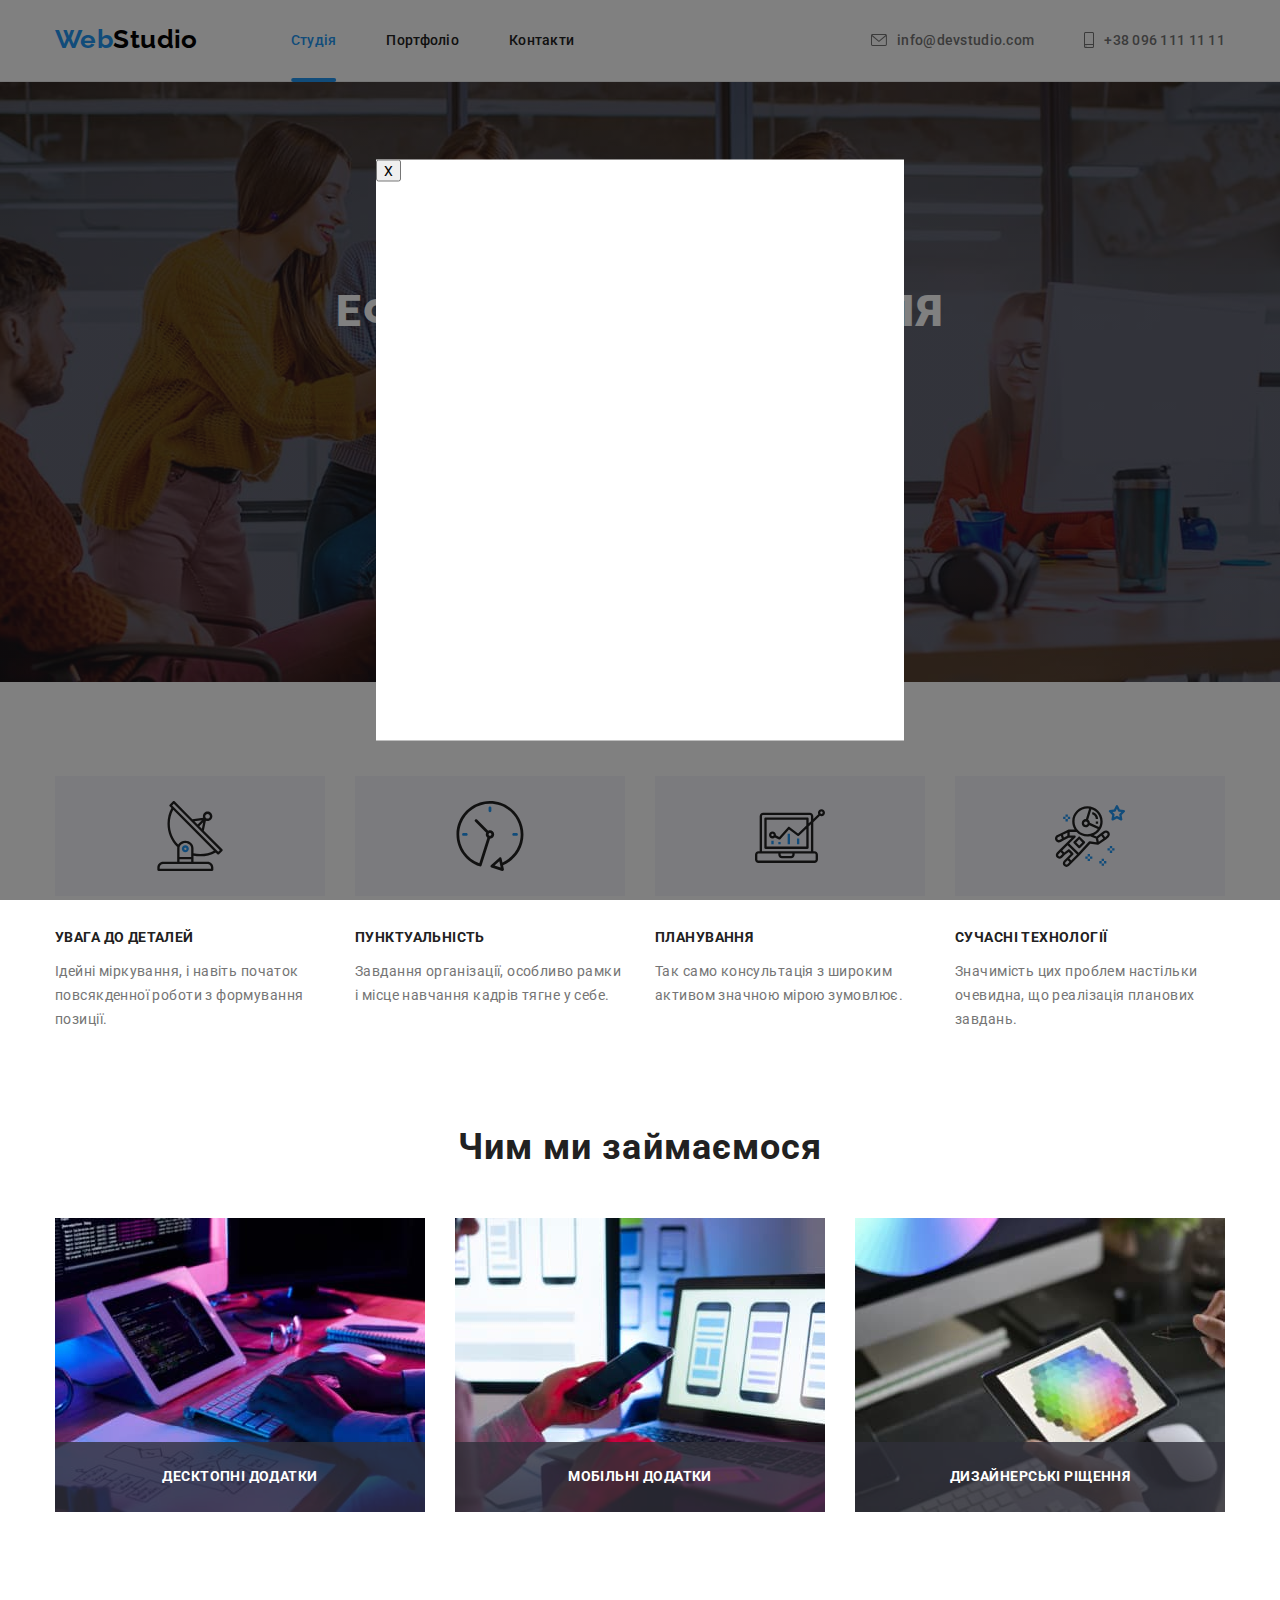
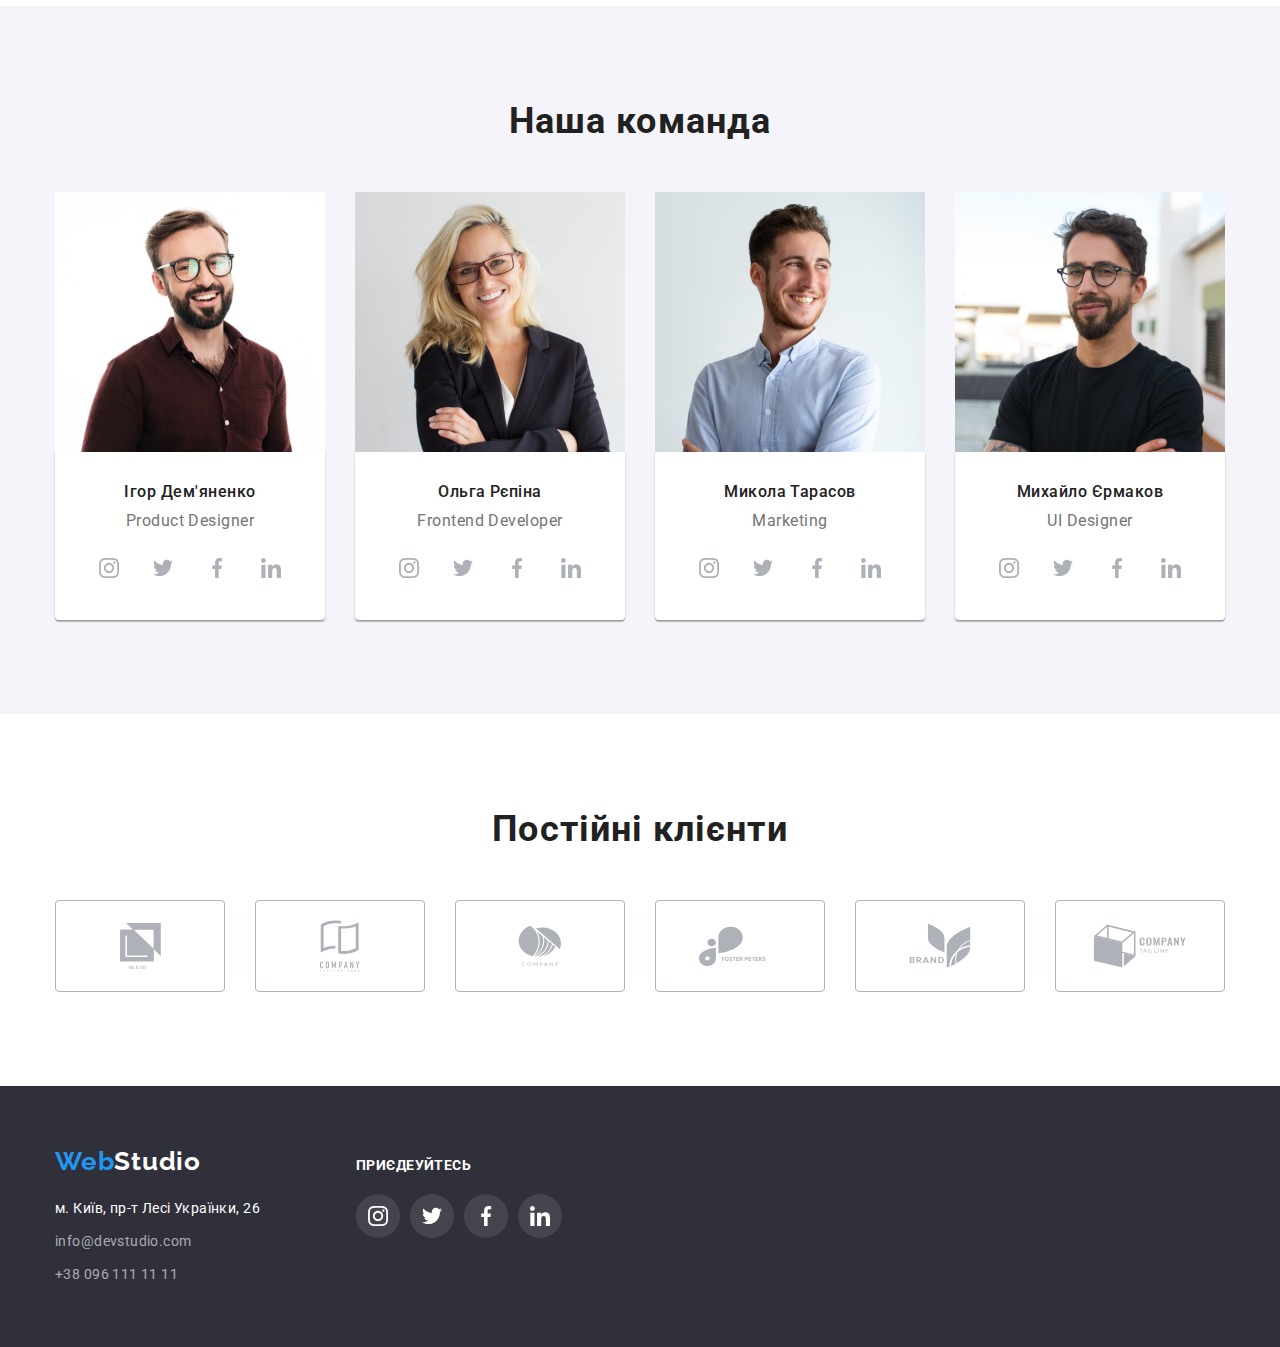
<file: index.html>
<!DOCTYPE html>
<html lang="uk">
  <head>
    <meta charset="UTF-8" />
    <meta http-equiv="X-UA-Compatible" content="IE=edge" />
    <meta name="viewport" content="width=device-width, initial-scale=1.0" />
    <title>Studio</title>
    <link rel="preconnect" href="https://fonts.googleapis.com" />
    <link rel="preconnect" href="https://fonts.gstatic.com" crossorigin />
    <link
      href="https://fonts.googleapis.com/css2?family=Raleway:wght@700&family=Roboto:wght@400;500;700;900&display=swap"
      rel="stylesheet"
    />
    <link rel="stylesheet" href="https://cdnjs.cloudflare.com/ajax/libs/modern-normalize/1.1.0/modern-normalize.min.css">
    <link rel="stylesheet" href="./styles/styles.css" />
  </head>
  <!-- <body class="page container"> -->
  <body>  
    <!-- Хедер -->
    <header class="page-header">
      <div class="container ">
      <nav>
        <!-- Логотип -->
        <a href="./index.html" class="logo">
          <span class="web">Web</span>Studio</a>
        <!-- Навигиция -->
        <ul class="site-nav list title">
          <li><a href="./index.html" class="current">Студія</a>
          
        </li>
          <li><a href="./portfolio.html">Портфоліо</a></li>
          <li><a href="/">Контакти</a></li>
        </ul>
      </nav>
      <!-- Контакты -->
      <ul class="contacts list">
        <li class="item">
          <a href="mailto:info@devstudio.com" class="contacts-mail"><svg class="mail" width=" 16px" height="12px">
            <use href="./images/icons.svg#icon-envelope-hover"></use>
          </svg>
        info@devstudio.com</a></li>
        <li class="item"><a href="tel:+380961111111" class="contacts-phone"><svg class="phone" >
          <use href="./images/icons.svg#icon-smartphone"></use>
        </svg>+38 096 111 11 11</a></li>
      </ul></div>
    </header>
    <main>

      <!-- Hero -->

      <div class="backdrop">
        <div class="modal"><button type="button" class="modal-bt">X</button></div>
      </div>
      
        <section class="section hero">
        <div class="overlay">
          <div class="container">
          <h1 class="hero-title">Ефективні рішення для вашого бізнесу</h1>
          <button type="button" class="button">Замовити послугу</button>
          </div>
        </div>
        </section>
      <!-- Наші особливості -->  
      <section class="section features ">
        <div class="container">
          <h2 class="visually-hidden">Наші особливості</h2>
          <ul class="features-list list">
          <li><div class="antena"></div>
            <h3 class="title">
              
            Увага до деталей</h3>
            <p>
              Ідейні міркування, і навіть початок повсякденної роботи з
              формування позиції.
            </p>
          </li>
          <li><div class="clock">
        </div>
            <h3 class="title">Пунктуальність</h3>
            <p>
              Завдання організації, особливо рамки і місце навчання кадрів тягне
              у себе.
            </p>
          </li>
          <li><div class="diagram"></div>
            <h3 class="title">Планування</h3>
            <p>
              Так само консультація з широким активом значною мірою зумовлює.
            </p>
          </li>
          <li><div class="astronaut"></div>
            <h3 class="title">Сучасні технології</h3>
            <p>
              Значимість цих проблем настільки очевидна, що реалізація планових
              завдань.
            </p>
          </li>
          </ul>
        </div>  
      </section>
      <!-- Чим ми займаємося -->
      <section class="section examples">
        <div class="container">
        <h2 class="title our-work">Чим ми займаємося</h2>
        <ul class="list">
          <li>
            <img src="./images//box1.jpg" alt="Людина кодить" width="100%" /><p>Десктопні додатки</p>
          </li>
          <li>
            <img
              src="./images//box2.jpg"
              alt="Людина з смартфоном та ноутбуком"
              width="100%"
            /><p>Мобільні додатки</p>
          </li>
          <li>
            <img
              src="./images//box3.jpg"
              alt="Людина з планшетом"
              width="100%"
            /><p>Дизайнерські ріщення</p>
          </li>
        </ul>
        </div>
      </section>
        <!-- Наша команда -->
        <section class="section team">
          <div class="container">
            <h2 class="team-title">Наша команда</h2>
            <ul class="list">
            <li class="team-item">
            <img src="./images//img1.jpg" alt="Ігор Дем'яненко" width="100%" />
            <div class="team-man">
            <h3 >Ігор Дем'яненко</h3>
            <p>Product Designer</p>
            <ul class="social-links">
              <li><a href="/" class="social"><svg class="instagram" width="20px" height="20px"><use href="./images/icons.svg#icon-instagram-2"></use></svg></a></li>
              <li><a href="/" class="social"><svg class="twiter" width="20px" height="20px"><use href="./images/icons.svg#icon-twitter-1"></use></svg></a></li>
              <li><a href="/" class="social"><svg class="faceboock" width="20px" height="20px"><use href="./images/icons.svg#icon-facebook-1"></use></svg></a></li>
              <li><a href="/" class="social"><svg class="linkedin" width="20px" height="20px"><use href="./images/icons.svg#icon-linkedin-1"></use></svg></a></li>
            </ul>
            </div>
            </li>
            <li class="team-item">
            <img src="./images//img2.jpg" alt="Ольга Рєпіна" width="100%" />
            <div class="team-man">
            <h3 >Ольга Рєпіна</h3>
            <p>Frontend Developer</p>
            <ul class="social-links">
              <li><a href="/" class="social"><svg class="instagram" width="20px" height="20px">
                    <use href="./images/icons.svg#icon-instagram-2"></use>
                  </svg></a></li>
              <li><a href="/" class="social"><svg class="twiter" width="20px" height="20px">
                    <use href="./images/icons.svg#icon-twitter-1"></use>
                  </svg></a></li>
              <li><a href="/" class="social"><svg class="faceboock" width="20px" height="20px">
                    <use href="./images/icons.svg#icon-facebook-1"></use>
                  </svg></a></li>
              <li><a href="/" class="social"><svg class="linkedin" width="20px" height="20px">
                    <use href="./images/icons.svg#icon-linkedin-1"></use>
                  </svg></a></li>
            </ul>
            </div>
            </li>
            <li class="team-item">
            <img src="./images//img3.jpg" alt="Микола Тарасов" width="100%" />
            <div class="team-man">
            <h3 >Микола Тарасов</h3>
            <p>Marketing</p>
            <ul class="social-links">
              <li><a href="/" class="social"><svg class="instagram" width="20px" height="20px">
                    <use href="./images/icons.svg#icon-instagram-2"></use>
                  </svg></a></li>
              <li><a href="/" class="social"><svg class="twiter" width="20px" height="20px">
                    <use href="./images/icons.svg#icon-twitter-1"></use>
                  </svg></a></li>
              <li><a href="/" class="social"><svg class="faceboock" width="20px" height="20px">
                    <use href="./images/icons.svg#icon-facebook-1"></use>
                  </svg></a></li>
              <li><a href="/" class="social"><svg class="linkedin" width="20px" height="20px">
                    <use href="./images/icons.svg#icon-linkedin-1"></use>
                  </svg></a></li>
            </ul>
            </div>
            </li>
            <li class="team-item">
            <img src="./images//img4.jpg" alt="Михайло Єрмаков" width="100%" />
            <div class="team-man">
            <h3 >Михайло Єрмаков</h3>
            <p>UI Designer</p>
            <ul class="social-links">
              <li><a href="/" class="social"><svg class="instagram " width="20px" height="20px">
                    <use href="./images/icons.svg#icon-instagram-2"></use>
                  </svg></a></li>
              <li><a href="/" class="social"><svg class="twiter " width="20px" height="20px">
                    <use href="./images/icons.svg#icon-twitter-1"></use>
                  </svg></a></li>
              <li><a href="/" class="social"><svg class="faceboock " width="20px" height="20px">
                    <use href="./images/icons.svg#icon-facebook-1"></use>
                  </svg></a></li>
              <li><a href="/" class="social"><svg class="linkedin " width="20px" height="20px">
                    <use href="./images/icons.svg#icon-linkedin-1"></use>
                  </svg></a></li>
            </ul>
            </div>
            </li>
            </ul>
          </div>  
          </section>
          <!-- CLIENTS  -->
          <section class="clients">
            <div class="container">
            <h2 class="clients-title">Постійні клієнти</h2>
            <ul class="clients-list">
              <li><a href="/"><svg class="clients-link one" width="41px" height="46.7px"><use href="./images/icons.svg#icon-group"></use></svg></a></li>
              <li><a href="/"><svg class="clients-link two" width="40px" height="52px"><use href="./images/icons.svg#icon-group-1"></use></svg></a></li>
              <li><a href="/"><svg class="clients-link three" width="43.46px" height="41.18px"><use href="./images/icons.svg#icon-group-2"></use></svg></a></li>
              <li><a href="/"><svg class="clients-link four" width="84.44px" height="40.62px"><use href="./images/icons.svg#icon-group-3"></use></svg></a></li>
              <li><a href="/"><svg class="clients-link five" width="62.54px" height="45.43px"><use href="./images/icons.svg#icon-group-4"></use></svg></a></li>
              <li><a href="/"><svg class="clients-link six" width="93.79px" height="43.93px"><use href="./images/icons.svg#icon-group-5"></use></svg></a></li>
            </ul>
            </div>
          </section>
    </main>
    <!-- footer -->
    <footer class="footer">
      <div class="container">
      <div class="footer-block">
        <div class="logo-address">
      <a href="./index.html" class="logo"
        ><span class="web">Web</span
        ><span class="studio-footer">Studio</span></a>
              <!-- ADDRESS  -->
              
              <address>
                <ul class="list">
                  <li>
                    <a href="https://goo.gl/maps/BuS8yhXF1dFbsMXs6" target="_blank" rel="noopener noreferrer nofollow"
                      class="address">м. Київ, пр-т Лесі Українки, 26</a>
                  </li>
                  <li>
                    <a class="smooth" href="mailto:info@devstudio.com">info@devstudio.com</a>
                  </li>
                  <li>
                    <a class="smooth" href="tel:+380961111111">+38 096 111 11 11</a>
                  </li>
                </ul>
              </address>
              </div>
      <!-- SOCIAL-FOOTER  -->
      <div class="social-footer">
        <h2 class="social-footer-title">Приєдеуйтесь</h2>
        <ul>
          <li><a href="/" class="social-link"><svg class="instagram " width="20px" height="20px">
                <use href="./images/icons.svg#icon-instagram-2"></use>
              </svg></a></li>
          <li><a href="/" class="social-link"><svg class="twiter " width="20px" height="20px">
                <use href="./images/icons.svg#icon-twitter-1"></use>
              </svg></a></li>
          <li><a href="/" class="social-link"><svg class="faceboock " width="20px" height="20px">
                <use href="./images/icons.svg#icon-facebook-1"></use>
              </svg></a></li>
          <li><a href="/" class="social-link"><svg class="linkedin " width="20px" height="20px">
                <use href="./images/icons.svg#icon-linkedin-1"></use>
              </svg></a></li>
        </ul>
      </div>
      

      </div>
      </div>
    </footer>
  </body>
</html>
</file>
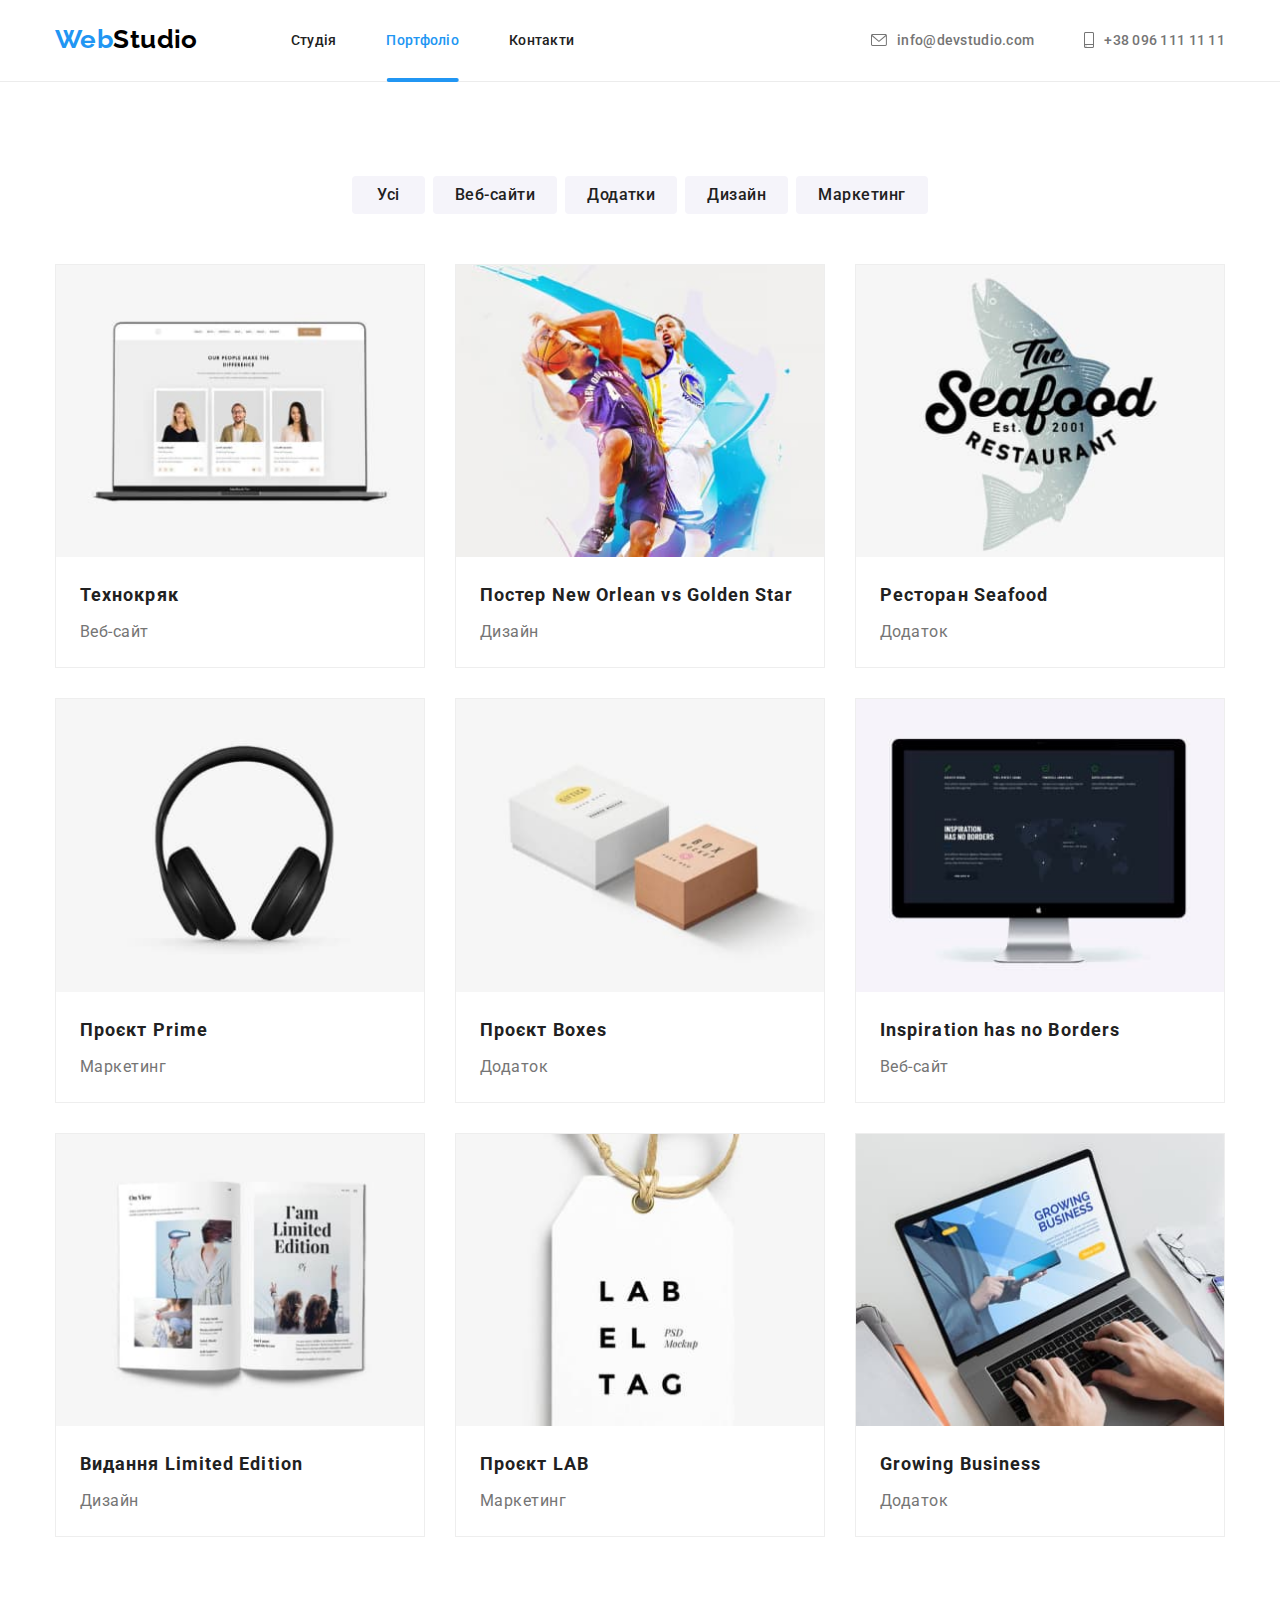
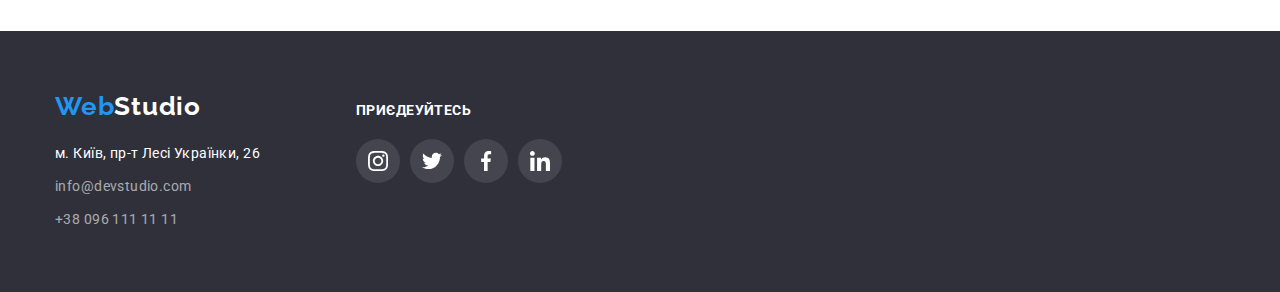
<file: portfolio.html>
<!DOCTYPE html>
<html lang="uk">
  <head>
    <meta charset="UTF-8" />
    <meta http-equiv="X-UA-Compatible" content="IE=edge" />
    <meta name="viewport" content="width=device-width, initial-scale=1.0" />
    <title>Portfolio</title>
    <link rel="preconnect" href="https://fonts.googleapis.com" />
    <link rel="preconnect" href="https://fonts.gstatic.com" crossorigin />
    <link
      href="https://fonts.googleapis.com/css2?family=Raleway:wght@700&family=Roboto:wght@400;500;700;900&display=swap"
      rel="stylesheet"
    />
    <link rel="stylesheet" href="https://cdnjs.cloudflare.com/ajax/libs/modern-normalize/1.1.0/modern-normalize.min.css">
    <link rel="stylesheet" href="./styles/styles.css" />
  </head>
  <body>
    <!-- Хедер -->
    <header class="page-header">
      <div class="container ">
        <nav>
          <!-- Логотип -->
          <a href="./index.html" class="logo">
            <span class="web">Web</span>Studio</a>
          <!-- Навигиция -->
          <ul class="site-nav list title">
            <li><a href="./index.html" >Студія</a></li>
            <li><a href="./portfolio.html" class="current pf">Портфоліо</a></li>
            <li><a href="/">Контакти</a></li>
          </ul>
        </nav>
        <!-- Контакты -->
        <ul class="contacts list">
          <li class="item">
            <a href="mailto:info@devstudio.com" class="contacts-mail"><svg class="mail" width=" 16px" height="12px">
                <use href="./images/icons.svg#icon-envelope-hover"></use>
              </svg>
              info@devstudio.com</a>
          </li>
          <li class="item"><a href="tel:+380961111111" class="contacts-phone"><svg class="phone">
                <use href="./images/icons.svg#icon-smartphone"></use>
              </svg>+38 096 111 11 11</a></li>
        </ul>
      </div>
    </header>
    <main>
      <!-- ПОРТФОЛИО -->
      <section class="section portfolio">
        <div class="container">
          <h1 class="visually-hidden">Наші галузі</h1>
          <ul class="button-item">
            <li>
              <button type="button" class="button-portfolio all">Усі</button>
            </li>
            <li>
              <button type="button" class="button-portfolio">Веб-сайти</button>
            </li>
            <li>
              <button type="button" class="button-portfolio">Додатки</button>
            </li>
            <li>
              <button type="button" class="button-portfolio">Дизайн</button>
            </li>
            <li>
              <button type="button" class="button-portfolio">Маркетинг</button>
            </li>
          </ul>

<!-- /* POrtfolio-item */ -->

          <ul class="portfolio-item">
            <li class="portfolio-item-list">
              <a href="/"
                >
                
                <div class="portfolio-item-bg"><p>Ресурс пропонує комплексні пропозиції з різним рівнем функціоналу та сервісів. Все це дозволить відвідувачу отримати
                вичерпні відомості про компанію чи приватну особу.</p><img
                  src="./images/imgportf9.jpg"
                  alt="Фотографії трьох людей"
                  width="100%"
                />
              </div>
                
              <div class="portfolio-item-box">
                  <h2 class="portfolio-title">Технокряк</h2>
                  <p>Веб-сайт</p>
                </div>
              </a>
            </li>
            <li class="portfolio-item-list">
              
              <a href="/"
                >
                <div class="portfolio-item-bg"><p>Ресурс пропонує комплексні пропозиції з різним рівнем функціоналу та сервісів. Все це дозволить відвідувачу отримати
                вичерпні відомості про компанію чи приватну особу.</p><img
                  src="./images/imgportf1.jpg"
                  alt="Два баскетболіста в бородьбі за м'яч"
                  width="100%"
                />
              </div>
                <div class="portfolio-item-box">
                  <h2 class="portfolio-title">
                    Постер New Orlean vs Golden Star
                  </h2>
                  <p>Дизайн</p>
                </div>
              
              </a>
            </li>
            <li class="portfolio-item-list">
              <a href="/"
                >
                <div class="portfolio-item-bg"><p>Ресурс пропонує комплексні пропозиції з різним рівнем функціоналу та сервісів. Все це дозволить відвідувачу отримати
                вичерпні відомості про компанію чи приватну особу.</p><img
                  src="./images/imgportf2.jpg"
                  alt="Надпис морська їжа"
                  width="100%"
                />
              </div>
                <div class="portfolio-item-box">
                  <h2 class="portfolio-title">Ресторан Seafood</h2>
                  <p>Додаток</p>
                </div>
              </a>
            </li>
            <li class="portfolio-item-list">
              
              <a href="/"
                >
                <div class="portfolio-item-bg"><p>Ресурс пропонує комплексні пропозиції з різним рівнем функціоналу та сервісів. Все це дозволить відвідувачу отримати
                вичерпні відомості про компанію чи приватну особу.</p><img
                  src="./images/imgportf3.jpg"
                  alt="Навушники"
                  width="100%"
                />
              </div>

                <div class="portfolio-item-box">
                  <h2 class="portfolio-title">Проєкт Prime</h2>
                  <p>Маркетинг</p>
                </div>
              </a>
            </li>
            <li class="portfolio-item-list">
              <a href="/"
                >
                <div class="portfolio-item-bg"><p>Ресурс пропонує комплексні пропозиції з різним рівнем функціоналу та сервісів. Все це дозволить відвідувачу отримати
                вичерпні відомості про компанію чи приватну особу.</p><img
                  src="./images/imgportf4.jpg"
                  alt="Сіра та коричнева коробки"
                  width="100%"
                />
              </div>
                <div class="portfolio-item-box">
                  <h2 class="portfolio-title">Проєкт Boxes</h2>
                  <p>Додаток</p>
                </div>
              </a>
            </li>
            <li class="portfolio-item-list">
              <a href="/"
                >
                <div class="portfolio-item-bg"><p>Ресурс пропонує комплексні пропозиції з різним рівнем функціоналу та сервісів. Все це дозволить відвідувачу отримати
                вичерпні відомості про компанію чи приватну особу.</p><img src="./images/imgportf5.jpg" 
                  alt="Монітор" width="100%" />
                </div>
                <div class="portfolio-item-box">
                  <h2 class="portfolio-title">Inspiration has no Borders</h2>
                  <p>Веб-сайт</p>
                </div>
              </a>
            </li>
            <li class="portfolio-item-list">
              <a href="/"
                >
                <div class="portfolio-item-bg"><p>Ресурс пропонує комплексні пропозиції з різним рівнем функціоналу та сервісів. Все це дозволить відвідувачу отримати
                вичерпні відомості про компанію чи приватну особу.</p><img
                  src="./images/imgportf6.jpg"
                  alt="Розгорнутий журнал"
                  width="100%"
                />
              </div>
                <div class="portfolio-item-box">
                  <h2 class="portfolio-title">Видання Limited Edition</h2>
                  <p>Дизайн</p>
                </div>
              </a>
            </li>
            <li class="portfolio-item-list">
              <a href="/"
                >
                <div class="portfolio-item-bg"><p>Ресурс пропонує комплексні пропозиції з різним рівнем функціоналу та сервісів. Все це дозволить відвідувачу отримати
                вичерпні відомості про компанію чи приватну особу.</p><img
                  src="./images/imgportf7.jpg"
                  alt="Етикетка на шнурці"
                  width="100%"
                />
              </div>
                <div class="portfolio-item-box">
                  <h2 class="portfolio-title">Проєкт LAB</h2>
                  <p>Маркетинг</p>
                </div>
              </a>
            </li>
            <li class="portfolio-item-list">
              <a href="/"
                >
                <div class="portfolio-item-bg"><p>Ресурс пропонує комплексні пропозиції з різним рівнем функціоналу та сервісів. Все це дозволить відвідувачу отримати
                вичерпні відомості про компанію чи приватну особу.</p><img
                  src="./images/imgportf8.jpg"
                  alt="Руки на клавіатурі ноутбука"
                  width="100%"
                />
              </div>
                <div class="portfolio-item-box">
                  <h2 class="portfolio-title">Growing Business</h2>
                  <p>Додаток</p>
                </div>
              </a>
            </li>
          </ul>
        </div>
      </section>
    </main>
    <!-- footer -->
    <footer class="footer">
      <div class="container">
        <div class="footer-block">
          <div class="logo-address">
            <a href="./index.html" class="logo"><span class="web">Web</span><span class="studio-footer">Studio</span></a>
            <!-- ADDRESS  -->
    
            <address>
              <ul class="list">
                <li>
                  <a href="https://goo.gl/maps/BuS8yhXF1dFbsMXs6" target="_blank" rel="noopener noreferrer nofollow"
                    class="address">м. Київ, пр-т Лесі Українки, 26</a>
                </li>
                <li>
                  <a class="smooth" href="mailto:info@devstudio.com">info@devstudio.com</a>
                </li>
                <li>
                  <a class="smooth" href="tel:+380961111111">+38 096 111 11 11</a>
                </li>
              </ul>
            </address>
          </div>
          <!-- SOCIAL-FOOTER  -->
      <div class="social-footer">
        <h2 class="social-footer-title">Приєдеуйтесь</h2>
        <ul>
          <li><a href="/" class="social-link"><svg class="instagram " width="20px" height="20px">
                <use href="./images/icons.svg#icon-instagram-2"></use>
              </svg></a></li>
          <li><a href="/" class="social-link"><svg class="twiter " width="20px" height="20px">
                <use href="./images/icons.svg#icon-twitter-1"></use>
              </svg></a></li>
          <li><a href="/" class="social-link"><svg class="faceboock " width="20px" height="20px">
                <use href="./images/icons.svg#icon-facebook-1"></use>
              </svg></a></li>
          <li><a href="/" class="social-link"><svg class="linkedin " width="20px" height="20px">
                <use href="./images/icons.svg#icon-linkedin-1"></use>
              </svg></a></li>
        </ul>
      </div>
      </div>
      </div>
    </footer>
  </body>
</html>
</file>
<file: styles/styles.css>
/* main text color #757575
title text color #212121
active #2196F3
backround team #F5F4FA
background buttons #F5F4FA
background color #2F303A
logo #000000
hero title logo #FFFFFF
*/
html {
  box-sizing: border-box;
}
*,
*::before,
*::after {
  box-sizing: inherit;
}
:root {
  --main-text-color: #757575;
  --title-text-color: #212121;
  --active: #2196f3;
  --backround-team: #f5f4fa;
  --background-color: #2f303a;
  --logo: #000000;
  --hero-title-logo: #ffffff;
  --main-background-color: #ffffff;
  --backgroundbuttons: #f5f4fa;
  --button-text-aktive: #ffffff;
  --border-header: #ececec;
  --portfolio-box-border: #EEEEEE;
  --background-hero: #C4C4C4;
  --vector: #AFB1B8;
  --examples-background: rgba(47, 48, 58, 0.8);
  --bg-portfolio-item: rgba(33, 150, 243, 0.9);
  --bg-pf-text: #ffffff;
  --modal: #ffffff;

}
h1,
h2,
h3,
h4,
h5,
h6,
p,
ul
{
  margin: 0;
  padding: 0;
}
body {
  color: var(--main-text-color);

  background-color: var(--main-background-color);
  font-family: "Roboto", sans-serif;
  font-size: 14px;
  line-height: 1.71;
  letter-spacing: 0.03em;
}
ul {
  list-style: none;
}
.list {
  padding: 0;
  margin: 0;
}
/* HEADER  */

.page-header {
  border-bottom: 1px solid var(--border-header);
}
.page-header nav {
  display: flex;
}
.page-header div {
  display: flex;
  align-items: center;
}

/* NAV  */

.site-nav {
  display: flex;
}
.site-nav a {
  display: block;
  padding-top: 32px;
  padding-bottom: 32px;
}
.site-nav li:not(:last-child) {
  margin-right: 50px;
}
/* Contacts */
.contacts-mail:hover .mail,
.contacts-mail:focus .mail {
  fill: var(--active);
}
.contacts-phone:hover .phone,
.contacts-phone:focus .phone {
  fill: var(--active);

}
.contacts a {
  color: var(--main-text-color);
  font-weight: 500;
  font-size: 14px;
  line-height: 1.2;
  letter-spacing: 0.02em;
}

.contacts a:hover,
.contacts a:focus {
  color: #2196f3;
}

.mail {
  display: inline-flex;
        margin-right: 10px;
        
        fill: var(--main-text-color);
        
        transition-property: fill;
          transition-duration: 250ms;
          animation-timing-function: cubic-bezier(0.4,
              0,
              0.2,
              1);


}
.contacts-phone {
  align-items: center;
  display: inline-flex;
  transition-property: color;
    transition-duration: 250ms;
    animation-timing-function: cubic-bezier(0.4,
        0,
        0.2,
        1);
}
.phone {
  
  width: 10px;
  height: 16px;
  margin-right: 10px;
  fill: #757575;

  transition-property: fill;
    transition-duration: 250ms;
    animation-timing-function: cubic-bezier(0.4,
        0,
        0.2,
        1);
}

.contacts-mail {
  display: inline-flex;
  align-items: center;
  transition-property: color;
    transition-duration: 250ms;
    animation-timing-function: cubic-bezier(0.4,
        0,
        0.2,
        1);
}
.contacts {
  display:inline-flex;
  margin-left: auto;
  align-items: center;
}

.contacts a {
  padding-top: 32px;
  padding-bottom: 32px;
}
.contacts li:not(:last-child) {
  margin-right: 50px;
}
.page-header a {
  text-decoration: none;
}
/* container */
.container {
  width: 1200px;
  padding-left: 15px;
  padding-right: 15px;

  margin-left: auto;
  margin-right: auto;
}
/* logo */
.logo {
  color: var(--logo);
  font-family: Raleway, sans-serif;
  font-weight: 700;
  font-size: 26px;
  line-height: 1.19;
  margin-right: 93px;

  display: block;
  padding-top: 24px;
  padding-bottom: 25px;
}
.web {
  color: var(--active);
}
/* Navigation */
.site-nav a {
  color: var(--title-text-color);
  font-weight: 500;
  font-size: 14px;
  line-height: 1.2;
  letter-spacing: 0.02em;

  transition-property: color;
    transition-duration: 250ms;
    animation-timing-function: cubic-bezier(0.4,
        0,
        0.2,
        1);
}
.site-nav a:hover,
.site-nav a:focus {
  color: var(--active);
}


.site-nav .current {
  color: var(--active);
  position: relative;
}
.current::after{
  display: inline-block;
  content: "";
  width: 100%;
  height: 4px;
  border-radius: 2px;
  background-color: #2196f3;
  position: absolute;
  bottom: -1px;
left: 50%;
  transform: translateX(-50%);
}

.current.pf::after {
  display: inline-block;
  content: "";
  width: 100%;
  height: 4px;
  border-radius: 2px;
  background-color: #2196f3;
  position: absolute;
  bottom: -1px;
  left: 50%;
  transform: translateX(-50%);
}

/* Backdrop  */

.backdrop {
  position: fixed;
  top: 0;
  left: 0;
  width: 100%;
  height: 100%;
  background-color: rgba(2, 2, 2, 0.5);
  z-index: 1;
}

.modal {
  position: absolute;
  top: 50%;
  left: 50%;
  transform: translate(-50%, -50%);
  min-width: 528px;
  min-height: 581px;
  background-color: var(--modal);
}



/* Hero */


.overlay {
    padding-top: 200px;
      padding-bottom: 200px;
      text-align: center;
    height: 600px;
      max-width: 1600px;
      margin-left: auto;
      margin-right: auto;
      background-image: linear-gradient(rgba(47, 48, 58, 0.4), rgba(47, 48, 58, 0.4)),
        url(../images/Imghero.jpg);
    
    
      background-position: center;
      background-size: cover;
      background-color: var(--background-color);
}

.hero-title {
  color: var(--hero-title-logo);
  margin: 0 auto 30px;
  display: block;

  font-weight: 900;
  font-size: 44px;
  line-height: 1.36;

  letter-spacing: 0.06em;
  text-transform: uppercase;
  width: 696px;
}
/* Buttons */

.button {
  background-color: var(--active);
  color: var(--hero-title-logo);
  font-weight: 700;
  font-size: 16px;
  line-height: 1.88;
  cursor: pointer;
  border-radius: 4px;
  border: 0px;
  min-width: 216px;
  padding: 10px 32px;
  display: inline-block;
  text-align: center;
}

/* Наші особливості */
.features-list div {
  background-color: var(--backround-team);
}

.visually-hidden {
  position: absolute;
  white-space: nowrap;
  width: 1px;
  height: 1px;
  overflow: hidden;
  border: 0;
  padding: 0;
  clip: rect(0 0 0 0);
  clip-path: inset(50%);
  margin: -1px;
}
.antena {
    background-image: url(../images/antenna-1.svg);
      background-repeat: no-repeat;
      background-position: center;
      background-size: 70px;
}
.clock {
  background-image: url(../images/clock-1.svg);
  background-repeat: no-repeat;
  background-position: center;
  background-size: 70px;
}
.diagram {
    background-image: url(../images/diagram-1.svg);
      background-repeat: no-repeat;
      background-position: center;
      background-size: 70px;
}
.astronaut {
    background-image: url(../images/astronaut-1.svg);
      background-repeat: no-repeat;
      background-position: center;
      background-size: 70px;
}
.features-list li {
  min-width: 270px;
}
.features-list li:not(:last-child) {
  margin-right: 30px;
}
.features-list {
  display: flex;
}
.features-list div {
  text-align: center;
  height: 120px;
  margin-bottom: 30px;
}

.features {
  padding-top: 94px;
  padding-bottom: 94px;
}
.features h3 {
  font-size: 14px;
  line-height: 1.71;
  text-transform: uppercase;
  margin-top: 0px;
  margin-bottom: 10px;
}
/* all titles */
.title {
  color: var(--title-text-color);
  font-weight: 700;
  font-size: 14px;
  line-height: 1.2;
  letter-spacing: 0.03em;
}
/*Чим ми займаємося  */
.examples  li {
  position: relative;
}
.examples  p {
  position: absolute;
  bottom: 0;
  left: 50%;
  transform: translateX(-50%);
  text-transform: uppercase;
  min-height: 70px;
  width: 100%;
  text-align: center;
  padding: 27px 0;
  
  font-weight: 700;
    font-size: 14px;
    line-height: 1.14;
    letter-spacing: 0.03em;
    color: var(--hero-title-logo);

    background-color: var(--examples-background);
}
.examples {
  padding-bottom: 94px;
}

.our-work {
  font-weight: 700;
  font-size: 36px;
  line-height: 1.17;
  text-align: center;
  letter-spacing: 0.03em;
  margin-top: 0;
  margin-bottom: 50px;
}
.examples .list {
  display: flex;
}
.examples .list :not(:last-child) {
  margin-right: 30px;
}
/* Team */
/* .social-links li:hover {
  background-color: #2196f3;
  color: #C4C4C4;
} */
.social svg {
  fill: var(--vector);

        transition-property: fill;
          transition-duration: 250ms;
          animation-timing-function: cubic-bezier(0.4,
              0,
              0.2,
              1);
}
.social:hover svg,
.social:focus svg {
  fill: var(--button-text-aktive)
}
.social svg:hover,
.social svg:focus {
    fill: var(--button-text-aktive);
  }
.social:hover,
.social:focus {
background-color: #2196f3;

      transition-property: background-color;
        transition-duration: 250ms;
        animation-timing-function: cubic-bezier(0.4,
            0,
            0.2,
            1);
}

.social-links li:not(:last-child) {margin-right: 10px;}

.social{ 
  display: flex;
  border-radius: 50%;
  width: 44px;
  height: 44px;
  justify-content: center;
  align-items: center;
}
.social-links {
  display: flex;
  justify-content: center;
}

/* .instagram.social {

  border-radius: 50%;
} */
.social-links { margin-top: 16px;}

img {
  display: block;
}
.team .list {
  display: flex;
gap: 30px;
}
/* .team .list :not(:last-child) {
  margin-right: 30px;
} */
.team {
  background-color: var(--backround-team);
padding-top: 94px;
padding-bottom: 94px;
}

.team-man {
  padding-top: 30px;
  padding-bottom: 30px;
box-shadow: 0px 1px 3px rgba(0, 0, 0, 0.12), 0px 1px 1px rgba(0, 0, 0, 0.14), 0px 2px 1px rgba(0, 0, 0, 0.2);
  border-radius: 0px 0px 4px 4px;
}

.team h3 {
  margin-top: 0;
  margin-bottom: 10px;
}
.team p {
  margin-top: 0;
  }
.team-item { background-color: var(--main-background-color);
text-align: center;}  
.team-title {
  font-weight: 700;
  font-size: 36px;
  line-height: 1.17;
  text-align: center;
  letter-spacing: 0.03em;
  color: var(--title-text-color);
  margin-top: 0;
  margin-bottom: 50px;
}

.team h3 {
  font-weight: 500;
  font-size: 16px;
  line-height: 1.19;
  letter-spacing: 0.03em;
  color: var(--title-text-color);
}
.team p {
  font-size: 16px;
  line-height: 1.19;
  letter-spacing: 0.03em;
}
/* CLIENTS  */
.clients {
  padding-top: 94px;
  padding-bottom: 94px;
}
.clients-title {
  color: var(--title-text-color);
  font-weight: 700;
    font-size: 36px;
    line-height: 1.17;
    text-align: center;
    letter-spacing: 0.03em;
    margin-bottom: 50px;
}
.clients-list li:not(:last-child){
  margin-right: 30px;
}
.clients-list a {
  display: flex;
  width: 170px;
  height: 92px;
    border-radius: 4px;
      border: 1px solid var(--vector);
      justify-content: center;
      align-items: center;

      transition-property: border;
        transition-duration: 250ms;
        animation-timing-function: cubic-bezier(0.4,
            0,
            0.2,
            1);
}

.clients-list a:hover .one,
.clients-list a:focus .one {
  fill: var(--active);

}
.clients-list a:hover .two,
.clients-list a:focus .two {
  fill: var(--active);

}
.clients-list a:hover .three,
.clients-list a:focus .three {
  fill: var(--active);

}
.clients-list a:hover .four,
.clients-list a:focus .four {
  fill: var(--active);

}
.clients-list a:hover .five,
.clients-list a:focus .five {
  fill: var(--active);

}
.clients-list a:hover .six,
.clients-list a:focus .six {
  fill: var(--active);

}
.clients-list a:hover,
.clients-list a:focus {border-color: var(--active);}
.clients-list li {
}
.clients-link:hover,
.clients-link:focus {fill: var(--active);}
.clients-link {  
  fill: var(--vector);

        transition-property: background-color, fill;
          transition-duration: 250ms;
          animation-timing-function: cubic-bezier(0.4,
              0,
              0.2,
              1);

}
.clients-list {
  display: flex;
  justify-content: center;
}

/* Footer */
.footer {
  background-color: var(--background-color);
  padding-top: 60px;
  padding-bottom: 60px;
}

.footer .container {
  text-align: left;
}
.footer a {
  text-decoration: none;
  font-style: normal;
  font-size: 14px;
  line-height: 1.71;
  letter-spacing: 0.03em;
}
.studio-footer {
  color: var(--hero-title-logo);
}
.footer .logo {
  font-family: Raleway, sans-serif;
  font-weight: 700;
  font-size: 26px;
  line-height: 1.19;
  margin-right: 0;
  display: inline-block;
  padding-top: 0;
  padding-bottom: 0;
}
/* address */

address li:not(:last-child) {margin-bottom: 9px;}
address a {
  color: var(--hero-title-logo);

  transition-property: color;
    transition-duration: 250ms;
    animation-timing-function: cubic-bezier(0.4,
        0,
        0.2,
        1);
}
address a:hover,
address a:focus {
  color: var(--active);
}
.smooth {
  color: rgba(255, 255, 255, 0.6);
}
/* social footer  */
.social-footer li:not(:last-child) {margin-right: 10px;}

.social-link {
  display: flex;
  width: 44px;
  height: 44px;
  background-color: rgba(255, 255, 255, 0.1);
  border-radius: 50%;
  justify-content: center;
  align-items: center;


  transition-property: background-color;
    transition-duration: 250ms;
    animation-timing-function: cubic-bezier(0.4,
        0,
        0.2,
        1);
}
.social-link:hover,
.social-link:focus {
  background-color: var(--active);
}
.social-link svg {
  fill: var(--button-text-aktive);
}

.social-footer-title {
  color: #ffffff;
  font-weight: 700;
    font-size: 14px;
    line-height: 1.14;
    letter-spacing: 0.03em;
    text-transform: uppercase;
    margin-bottom: 20px;
}

/* footer logo  */

.logo-address .logo {
  margin-bottom: 20px;
}
.logo-address {
  min-width: 231px;
  display: flex;
  flex-direction: column;
}
.logo-address {
margin-right: 70px;
}
.social-footer ul {
  display: flex;
}
.footer-block {
  display: flex;
  align-items: baseline;
}


/* ПОРТФОЛИО */

/* button-portfolio */
.button-portfolio {
  background-color: var(--backround-team);
  color: var(--title-text-color);
  font-weight: 500;
  font-size: 16px;
  line-height: 1.62;
  text-align: center;
  letter-spacing: 0.03em;
  border-radius: 4px;
  border: 0px;
  cursor: pointer;
  font-family: inherit;
  display: inline-block;
  padding: 6px 22px;
  
/* A  */

  transition-property: var(--active); 

  transition-property: color, background-color, box-shadow;
  transition-duration: 250ms;
  transition-timing-function: cubic-bezier(0.4,
    0,
    0.2,
    1);
  
  

}
.button-item .all {
  padding-left: 25px;
  padding-right: 25px;
}

@keyframes changeopacity {
  0% {opacity: 0;}
  100% {opacity: 1;}
}
@keyframes tr-y100 {
0% {translate: 0% ;}
100% {translate: 100%;}
}

.button-portfolio:hover,
.button-portfolio:focus {
  background-color: var(--active);
  color: var(--button-text-aktive);
  box-shadow: 0px 1px 1px rgba(0, 0, 0, 0.12),
  0px 4px 4px rgba(0, 0, 0, 0.06), 
  1px 4px 6px rgba(0, 0, 0, 0.16);
  /* transition-duration: 250ms; */
}
.portfolio .button-item {
  display: flex;
  justify-content: center;
  margin-bottom: 50px;
}
.button-item li:not(:last-child) {
  margin-right: 8px;
}


/* POrtfolio-item */


.portfolio p {
  color: var(--main-text-color);
  font-size: 16px;
  line-height: 1.88;
  letter-spacing: 0.03em;
}


.portfolio-item-bg {
  position: relative;
  overflow: hidden;
  
}
.portfolio-item-bg p {
  width: 100%;
  height: 100%;
  background-color: var(--bg-portfolio-item);
  position: absolute;
  top: 100%;
  left: 0;

  font-weight: 400;
    font-size: 18px;
    line-height: 1.56;
    letter-spacing: 0.03em;
    color: var(--bg-pf-text);
    padding: 63px 24px;
    opacity: 0;
    transition-property: opacity, transform, box-shadow;
    transition-duration: 250ms;
    animation-timing-function: cubic-bezier(0.4,
      0,
      0.2,
      1);

}


.portfolio-item a:hover .portfolio-item-bg p,
.portfolio-item a:focus .portfolio-item-bg p{
  opacity: 1;
    transform: translateY(-100%);
    /* transition-duration: 250ms; */


      /* animation-name: changeopacity;
      animation-duration: 1000ms;
      animation-timing-function: cubic-bezier(0.4,
        0,
        0.2,
        1);
        animation-iteration-count: 1; */

}

.portfolio-item a {
  display: block;
  transition-property: box-shadow;
    transition-duration: 250ms;
    animation-timing-function: cubic-bezier(0.4,
        0,
        0.2,
        1);
}


.portfolio-item a:hover,
.portfolio-item a:focus {
  box-shadow: 0px 1px 1px rgba(0, 0, 0, 0.12),
    0px 4px 4px rgba(0, 0, 0, 0.06),
    1px 4px 6px rgba(0, 0, 0, 0.16);

}




.portfolio-item {
    display: flex;
    flex-wrap: wrap;
    gap: 30px;
}
.portfolio-item-list {flex-basis: calc((100% - 60px) / 3);
border: 1px solid var(--portfolio-box-border) ;}
.portfolio-title {
  color: var(--title-text-color);

  font-weight: 700;
  font-size: 18px;
  line-height: 2;
  letter-spacing: 0.06em;
  margin-bottom: 4px;
}
.portfolio {
  padding-top: 94px;
  padding-bottom: 94px;
}

.portfolio-item-box { padding: 20px 24px;}
/* border-bottom: 1px solid var(--portfolio-box-border);
border-left: 1px solid var(--portfolio-box-border);
border-right: 1px solid var(--portfolio-box-border);} */


.portfolio a {
  text-decoration: none;
}
</file>
